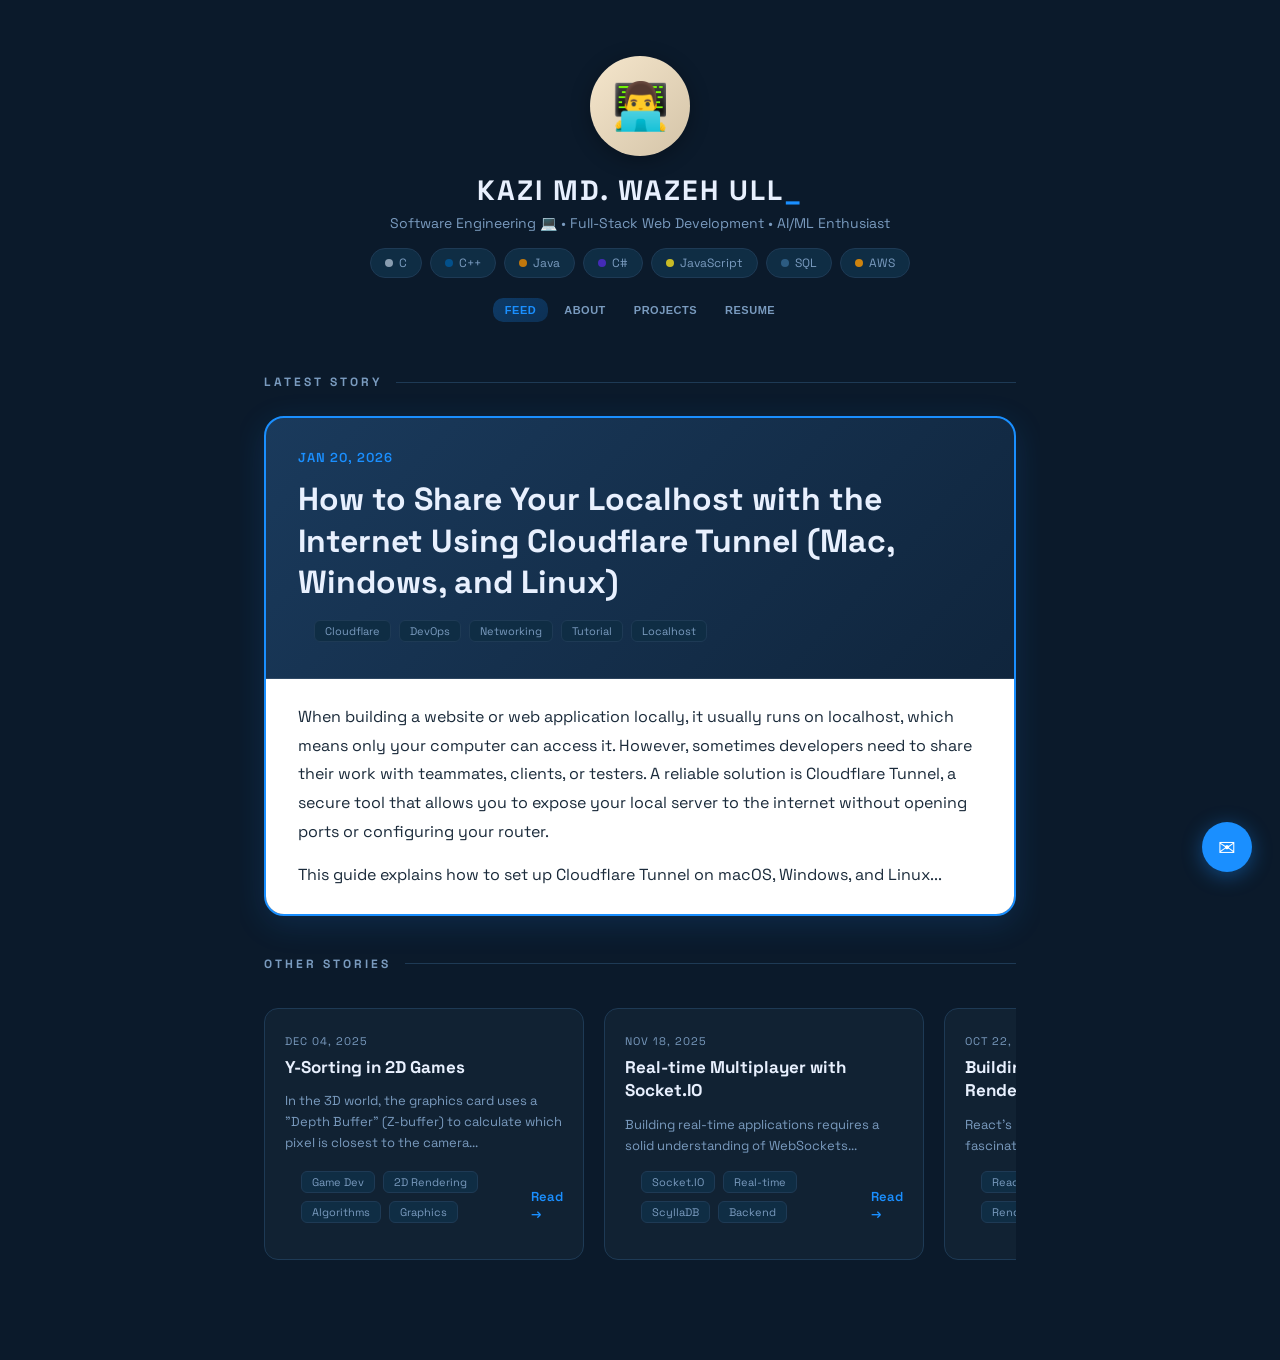
<file: index.html>
<!doctype html>
<html lang="en">
  <head>
    <meta charset="UTF-8" />
    <meta name="viewport" content="width=device-width, initial-scale=1.0" />
    <title>W2ZFRHN</title>
    <link rel="preconnect" href="https://fonts.googleapis.com" />
    <link rel="preconnect" href="https://fonts.gstatic.com" crossorigin />
    <link
      href="https://fonts.googleapis.com/css2?family=Space+Grotesk:wght@300;400;500;600;700&display=swap"
      rel="stylesheet"
    />
    <link rel="stylesheet" href="style.css" />
  </head>
  <body>
    <div class="layout">
      <main class="main">
        <!-- Profile Header (Dynamic) -->
        <div class="profile-header">
          <div class="profile-avatar" id="profile-avatar"></div>
          <div class="profile-info">
            <h1 class="profile-name">
              <span id="profile-name"></span><span class="accent">_</span>
            </h1>
            <p class="profile-tagline" id="profile-tagline"></p>
            <div class="profile-badges" id="profile-badges"></div>
            <!-- Navigation below badges -->
            <nav class="profile-nav" id="profileNav">
              <button class="nav-item active" data-tab="feed">Feed</button>
              <button class="nav-item" data-tab="about">About</button>
              <button class="nav-item" data-tab="projects">Projects</button>
              <button class="nav-item" data-tab="resume">Resume</button>
            </nav>
          </div>
        </div>

        <!-- FEED -->
        <section id="tab-feed" class="tab-content">
          <!-- Latest Post Section -->
          <div class="sh">
            <span class="st">Latest Story</span>
            <div class="sl"></div>
          </div>
          <div id="latest-post"></div>

          <!-- Other Stories Section -->
          <div class="sh" style="margin-top: 40px">
            <span class="st">Other Stories</span>
            <div class="sl"></div>
          </div>
          <div id="other-stories"></div>
        </section>

        <!-- ABOUT -->
        <section id="tab-about" class="tab-content" style="display: none">
          <div class="sh">
            <span class="st">About Me</span>
            <div class="sl"></div>
          </div>
          <div class="fc">
            <div class="prose" id="about-content"></div>
          </div>
        </section>

        <!-- PROJECTS -->
        <section id="tab-projects" class="tab-content" style="display: none">
          <div class="sh">
            <span class="st">Projects</span>
            <div class="sl"></div>
          </div>
          <div class="grid" id="projects-container"></div>
        </section>

        <!-- RESUME -->
        <section id="tab-resume" class="tab-content" style="display: none">
          <div class="sh">
            <span class="st">Resume</span>
            <div class="sl"></div>
          </div>
          <div class="rc">
            <div class="rh">
              <div>
                <div
                  style="font-size: 19px; font-weight: 800"
                  id="resume-name"
                ></div>
                <div
                  style="color: var(--muted); font-size: 13px; margin-top: 3px"
                  id="resume-title"
                ></div>
              </div>
              <a href="#" class="dlbtn">⬇ Download PDF</a>
            </div>
            <div style="border-top: 1px solid var(--border); padding-top: 18px">
              <div
                style="
                  font-size: 11px;
                  letter-spacing: 2px;
                  text-transform: uppercase;
                  color: var(--muted);
                  font-weight: 700;
                  margin-bottom: 14px;
                "
              >
                Experience
              </div>
              <div class="exps" id="experience-container"></div>
            </div>
          </div>
        </section>
      </main>
    </div>

    <a class="fab" href="mailto:wzullah.farhan@gmail.com">✉</a>

    <script src="data.js"></script>
    <script src="script.js"></script>
  </body>
</html>
</file>
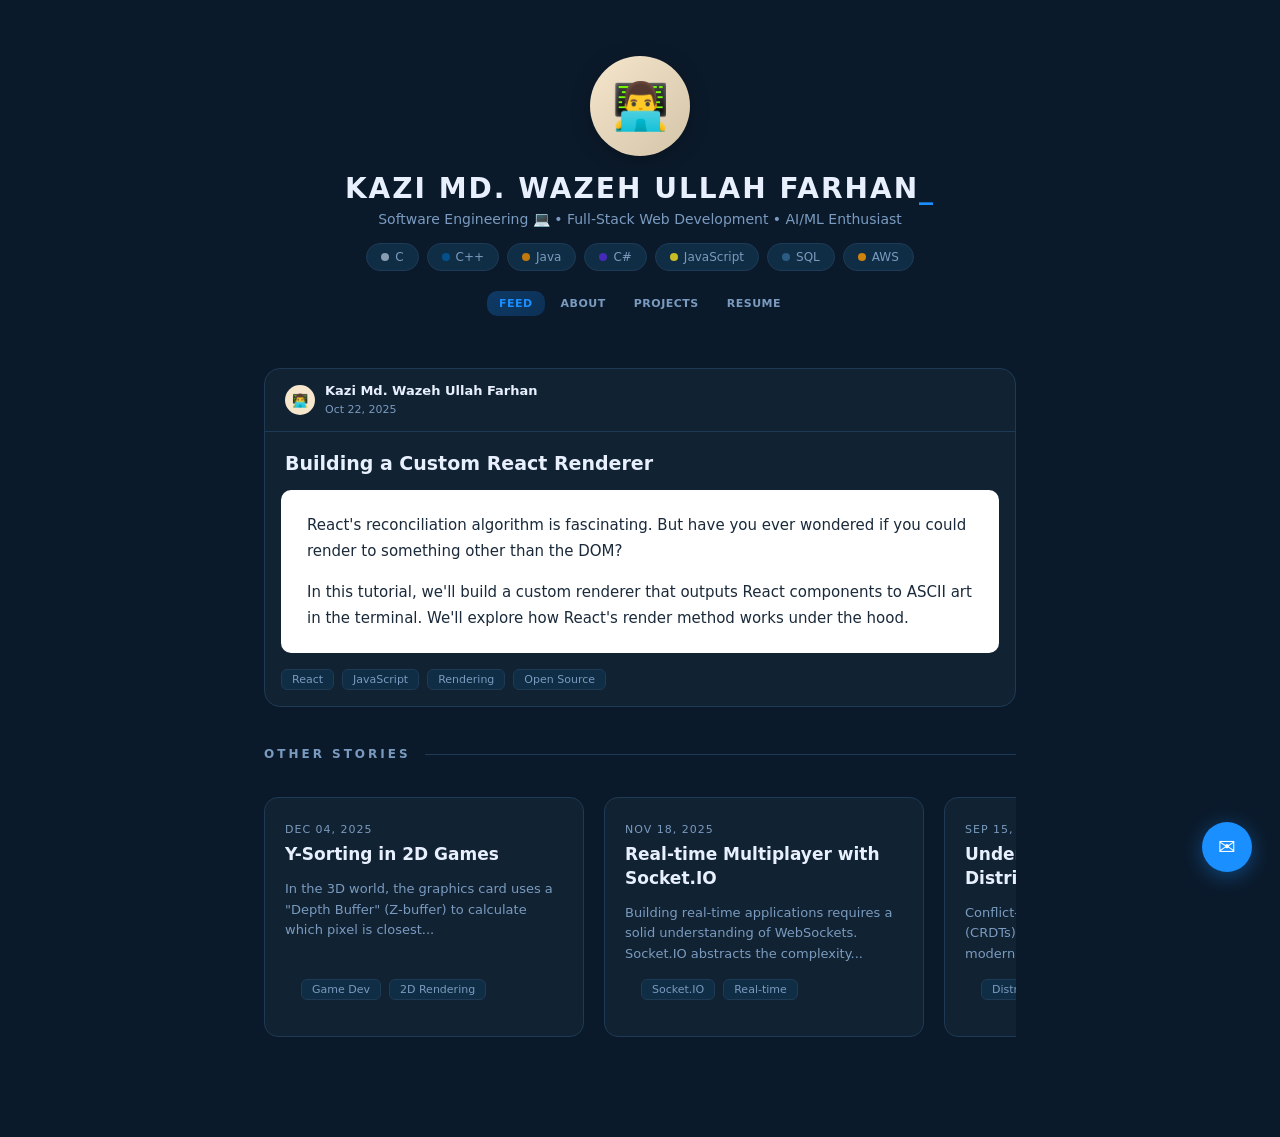
<file: feed/building-a-custom-react-renderer.html>
<!doctype html>
<html lang="en">
  <head>
    <meta charset="UTF-8" />
    <meta name="viewport" content="width=device-width, initial-scale=1.0" />
    <title>W2ZFRHN</title>
    <link rel="stylesheet" href="../style.css" />
    <link rel="stylesheet" href="post-style.css" />
  </head>
  <body>
    <div class="layout">
      <main class="main">
        <div class="profile-header">
          <div class="profile-avatar">👨‍💻</div>
          <div class="profile-info">
            <h1 class="profile-name">
              <span>Kazi Md. Wazeh Ullah Farhan</span
              ><span class="accent">_</span>
            </h1>
            <p class="profile-tagline">
              Software Engineering 💻 • Full-Stack Web Development • AI/ML
              Enthusiast
            </p>
            <div class="profile-badges">
              <span class="badge"
                ><span class="dot" style="background: #a8b9cc"></span>C</span
              >
              <span class="badge"
                ><span class="dot" style="background: #00599c"></span>C++</span
              >
              <span class="badge"
                ><span class="dot" style="background: #ed8b00"></span>Java</span
              >
              <span class="badge"
                ><span class="dot" style="background: #512bd4"></span>C#</span
              >
              <span class="badge"
                ><span class="dot" style="background: #f7df1e"></span
                >JavaScript</span
              >
              <span class="badge"
                ><span class="dot" style="background: #336791"></span>SQL</span
              >
              <span class="badge"
                ><span class="dot" style="background: #ff9900"></span>AWS</span
              >
            </div>
            <!-- Navigation below badges -->
            <nav class="profile-nav" id="profileNav">
              <a href="../index.html#tab-feed" class="nav-item active">Feed</a>
              <a href="../index.html#about" class="nav-item">About</a>
              <a href="../index.html#projects" class="nav-item">Projects</a>
              <a href="../index.html#resume" class="nav-item">Resume</a>
            </nav>
          </div>
        </div>

        <section id="tab-feed" class="tab-content">
          <article class="fc">
            <div class="fm">
              <div class="fa">👨‍💻</div>
              <div>
                <span class="fan">Kazi Md. Wazeh Ullah Farhan</span>
                <span class="fad">Oct 22, 2025</span>
              </div>
            </div>
            <div class="ft">Building a Custom React Renderer</div>
            <div class="fb">
              <p>
                React's reconciliation algorithm is fascinating. But have you
                ever wondered if you could render to something other than the
                DOM?
              </p>
              <p>
                In this tutorial, we'll build a custom renderer that outputs
                React components to ASCII art in the terminal. We'll explore how
                React's render method works under the hood.
              </p>
            </div>
            <div class="tags">
              <span class="tag">React</span>
              <span class="tag">JavaScript</span>
              <span class="tag">Rendering</span>
              <span class="tag">Open Source</span>
            </div>
          </article>

          <!-- Other Stories Section -->
          <div class="sh" style="margin-top: 40px">
            <span class="st">Other Stories</span>
            <div class="sl"></div>
          </div>
          <div class="other-stories-scroll">
            <article
              class="os-card"
              onclick="window.location.href = 'y-sorting-in-2d-games.html'"
            >
              <div class="os-header">
                <span class="os-date">Dec 04, 2025</span>
                <span class="os-title">Y-Sorting in 2D Games</span>
              </div>
              <div class="os-excerpt">
                <p>
                  In the 3D world, the graphics card uses a "Depth Buffer"
                  (Z-buffer) to calculate which pixel is closest...
                </p>
              </div>
              <div class="os-footer">
                <div class="tags">
                  <span class="tag">Game Dev</span>
                  <span class="tag">2D Rendering</span>
                </div>
              </div>
            </article>
            <article
              class="os-card"
              onclick="
                window.location.href =
                  'real-time-multiplayer-with-socket-io.html'
              "
            >
              <div class="os-header">
                <span class="os-date">Nov 18, 2025</span>
                <span class="os-title"
                  >Real-time Multiplayer with Socket.IO</span
                >
              </div>
              <div class="os-excerpt">
                <p>
                  Building real-time applications requires a solid understanding
                  of WebSockets. Socket.IO abstracts the complexity...
                </p>
              </div>
              <div class="os-footer">
                <div class="tags">
                  <span class="tag">Socket.IO</span>
                  <span class="tag">Real-time</span>
                </div>
              </div>
            </article>
            <article
              class="os-card"
              onclick="
                window.location.href =
                  'understanding-crdts-for-distributed-systems.html'
              "
            >
              <div class="os-header">
                <span class="os-date">Sep 15, 2025</span>
                <span class="os-title"
                  >Understanding CRDTs for Distributed Systems</span
                >
              </div>
              <div class="os-excerpt">
                <p>
                  Conflict-free Replicated Data Types (CRDTs) are the secret
                  sauce behind modern collaborative applications...
                </p>
              </div>
              <div class="os-footer">
                <div class="tags">
                  <span class="tag">Distributed Systems</span>
                  <span class="tag">CRDT</span>
                </div>
              </div>
            </article>
          </div>
        </section>
      </main>
    </div>

    <a class="fab" href="mailto:wzullah.farhan@gmail.com">✉</a>

    <script src="../data.js"></script>
    <script src="../script.js"></script>
  </body>
</html>
</file>
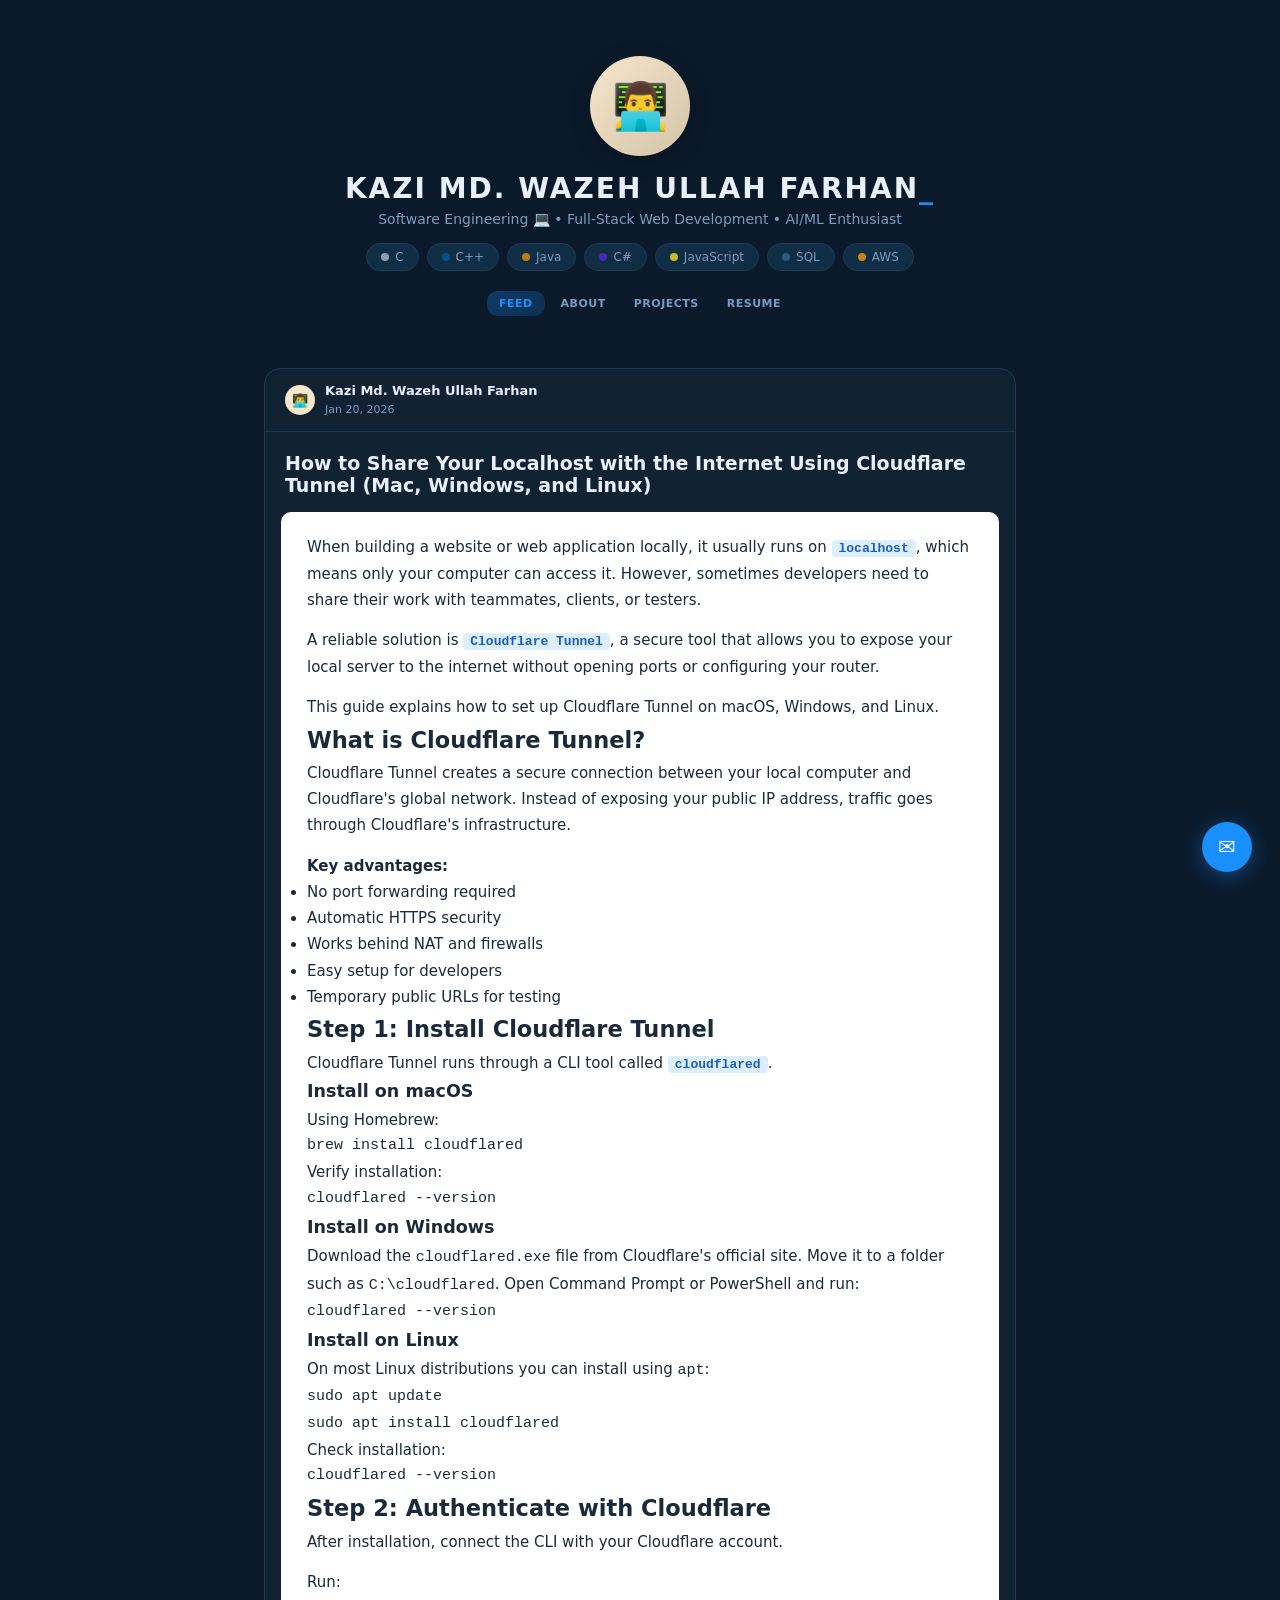
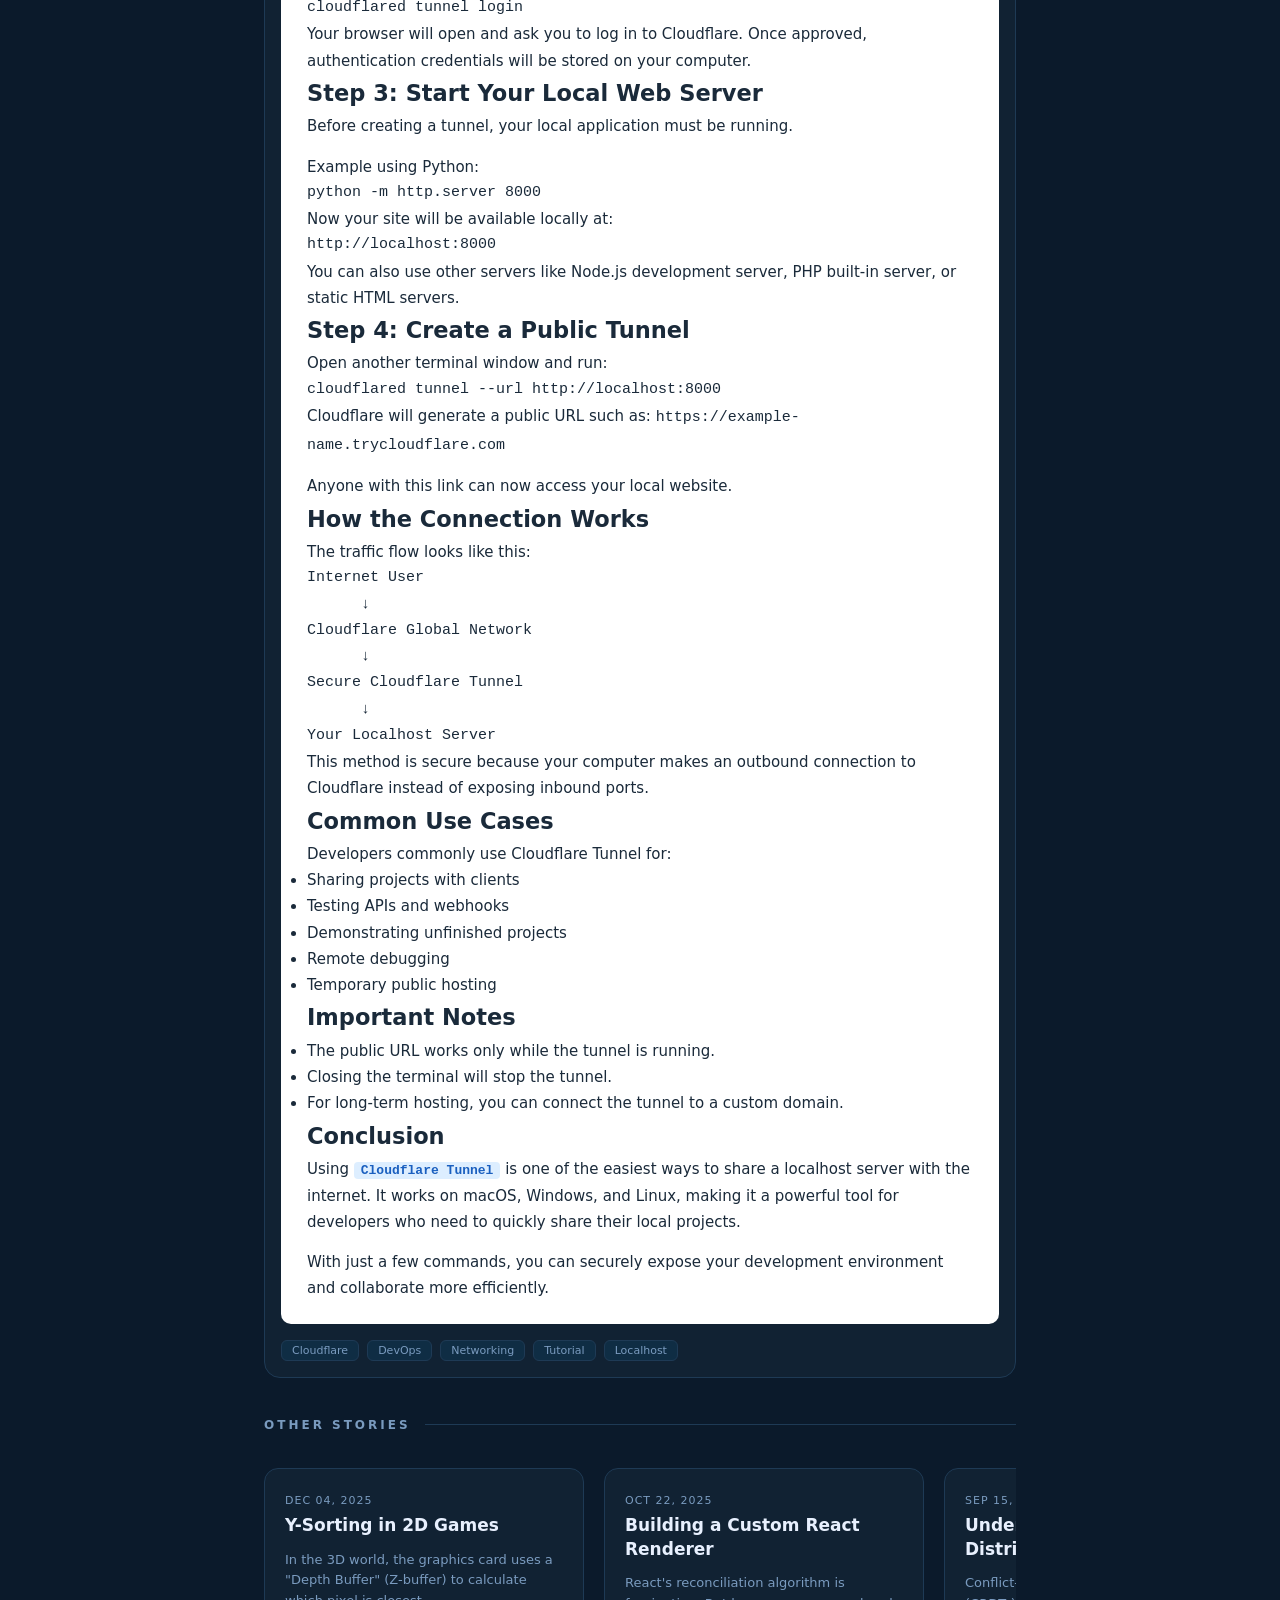
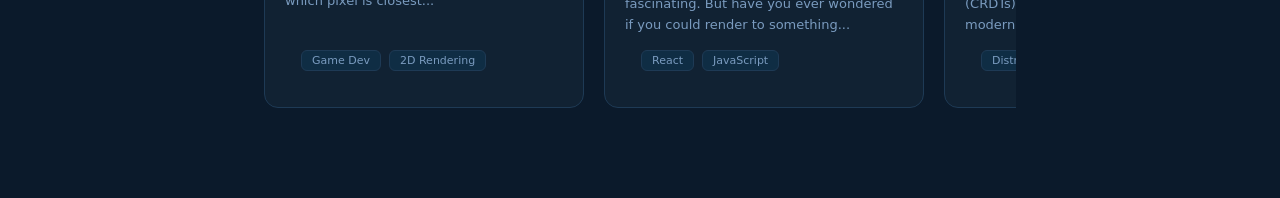
<file: feed/how-to-share-localhost-with-cloudflare-tunnel.html>
<!doctype html>
<html lang="en">
  <head>
    <meta charset="UTF-8" />
    <meta name="viewport" content="width=device-width, initial-scale=1.0" />
    <title>W2ZFRHN</title>
    <link rel="stylesheet" href="../style.css" />
    <link rel="stylesheet" href="post-style.css" />
  </head>
  <body>
    <div class="layout">
      <main class="main">
        <div class="profile-header">
          <div class="profile-avatar">👨‍💻</div>
          <div class="profile-info">
            <h1 class="profile-name">
              <span>Kazi Md. Wazeh Ullah Farhan</span
              ><span class="accent">_</span>
            </h1>
            <p class="profile-tagline">
              Software Engineering 💻 • Full-Stack Web Development • AI/ML
              Enthusiast
            </p>
            <div class="profile-badges">
              <span class="badge"
                ><span class="dot" style="background: #a8b9cc"></span>C</span
              >
              <span class="badge"
                ><span class="dot" style="background: #00599c"></span>C++</span
              >
              <span class="badge"
                ><span class="dot" style="background: #ed8b00"></span>Java</span
              >
              <span class="badge"
                ><span class="dot" style="background: #512bd4"></span>C#</span
              >
              <span class="badge"
                ><span class="dot" style="background: #f7df1e"></span
                >JavaScript</span
              >
              <span class="badge"
                ><span class="dot" style="background: #336791"></span>SQL</span
              >
              <span class="badge"
                ><span class="dot" style="background: #ff9900"></span>AWS</span
              >
            </div>
            <nav class="profile-nav" id="profileNav">
              <a href="../index.html#tab-feed" class="nav-item active">Feed</a>
              <a href="../index.html#about" class="nav-item">About</a>
              <a href="../index.html#projects" class="nav-item">Projects</a>
              <a href="../index.html#resume" class="nav-item">Resume</a>
            </nav>
          </div>
        </div>

        <section id="tab-feed" class="tab-content">
          <article class="fc">
            <div class="fm">
              <div class="fa">👨‍💻</div>
              <div>
                <span class="fan">Kazi Md. Wazeh Ullah Farhan</span>
                <span class="fad">Jan 20, 2026</span>
              </div>
            </div>
            <div class="ft">
              How to Share Your Localhost with the Internet Using Cloudflare
              Tunnel (Mac, Windows, and Linux)
            </div>
            <div class="fb">
              <p>
                When building a website or web application locally, it usually
                runs on <span class="kw">localhost</span>, which means only your
                computer can access it. However, sometimes developers need to
                share their work with teammates, clients, or testers.
              </p>
              <p>
                A reliable solution is
                <span class="kw">Cloudflare Tunnel</span>, a secure tool that
                allows you to expose your local server to the internet without
                opening ports or configuring your router.
              </p>
              <p>
                This guide explains how to set up Cloudflare Tunnel on macOS,
                Windows, and Linux.
              </p>

              <h2>What is Cloudflare Tunnel?</h2>
              <p>
                Cloudflare Tunnel creates a secure connection between your local
                computer and Cloudflare's global network. Instead of exposing
                your public IP address, traffic goes through Cloudflare's
                infrastructure.
              </p>
              <p><strong>Key advantages:</strong></p>
              <ul>
                <li>No port forwarding required</li>
                <li>Automatic HTTPS security</li>
                <li>Works behind NAT and firewalls</li>
                <li>Easy setup for developers</li>
                <li>Temporary public URLs for testing</li>
              </ul>

              <h2>Step 1: Install Cloudflare Tunnel</h2>
              <p>
                Cloudflare Tunnel runs through a CLI tool called
                <span class="kw">cloudflared</span>.
              </p>

              <h3>Install on macOS</h3>
              <p>Using Homebrew:</p>
              <pre><code>brew install cloudflared</code></pre>
              <p>Verify installation:</p>
              <pre><code>cloudflared --version</code></pre>

              <h3>Install on Windows</h3>
              <p>
                Download the <code>cloudflared.exe</code> file from Cloudflare's
                official site. Move it to a folder such as
                <code>C:\cloudflared</code>. Open Command Prompt or PowerShell
                and run:
              </p>
              <pre><code>cloudflared --version</code></pre>

              <h3>Install on Linux</h3>
              <p>
                On most Linux distributions you can install using
                <code>apt</code>:
              </p>
              <pre><code>sudo apt update
sudo apt install cloudflared</code></pre>
              <p>Check installation:</p>
              <pre><code>cloudflared --version</code></pre>

              <h2>Step 2: Authenticate with Cloudflare</h2>
              <p>
                After installation, connect the CLI with your Cloudflare
                account.
              </p>
              <p>Run:</p>
              <pre><code>cloudflared tunnel login</code></pre>
              <p>
                Your browser will open and ask you to log in to Cloudflare. Once
                approved, authentication credentials will be stored on your
                computer.
              </p>

              <h2>Step 3: Start Your Local Web Server</h2>
              <p>
                Before creating a tunnel, your local application must be
                running.
              </p>
              <p>Example using Python:</p>
              <pre><code>python -m http.server 8000</code></pre>
              <p>Now your site will be available locally at:</p>
              <pre><code>http://localhost:8000</code></pre>
              <p>
                You can also use other servers like Node.js development server,
                PHP built-in server, or static HTML servers.
              </p>

              <h2>Step 4: Create a Public Tunnel</h2>
              <p>Open another terminal window and run:</p>
              <pre><code>cloudflared tunnel --url http://localhost:8000</code></pre>
              <p>
                Cloudflare will generate a public URL such as:
                <code>https://example-name.trycloudflare.com</code>
              </p>
              <p>Anyone with this link can now access your local website.</p>

              <h2>How the Connection Works</h2>
              <p>The traffic flow looks like this:</p>
              <pre><code>Internet User
      ↓
Cloudflare Global Network
      ↓
Secure Cloudflare Tunnel
      ↓
Your Localhost Server</code></pre>
              <p>
                This method is secure because your computer makes an outbound
                connection to Cloudflare instead of exposing inbound ports.
              </p>

              <h2>Common Use Cases</h2>
              <p>Developers commonly use Cloudflare Tunnel for:</p>
              <ul>
                <li>Sharing projects with clients</li>
                <li>Testing APIs and webhooks</li>
                <li>Demonstrating unfinished projects</li>
                <li>Remote debugging</li>
                <li>Temporary public hosting</li>
              </ul>

              <h2>Important Notes</h2>
              <ul>
                <li>The public URL works only while the tunnel is running.</li>
                <li>Closing the terminal will stop the tunnel.</li>
                <li>
                  For long-term hosting, you can connect the tunnel to a custom
                  domain.
                </li>
              </ul>

              <h2>Conclusion</h2>
              <p>
                Using <span class="kw">Cloudflare Tunnel</span> is one of the
                easiest ways to share a localhost server with the internet. It
                works on macOS, Windows, and Linux, making it a powerful tool
                for developers who need to quickly share their local projects.
              </p>
              <p>
                With just a few commands, you can securely expose your
                development environment and collaborate more efficiently.
              </p>
            </div>

            <div class="tags">
              <span class="tag">Cloudflare</span>
              <span class="tag">DevOps</span>
              <span class="tag">Networking</span>
              <span class="tag">Tutorial</span>
              <span class="tag">Localhost</span>
            </div>
          </article>

          <div class="sh" style="margin-top: 40px">
            <span class="st">Other Stories</span>
            <div class="sl"></div>
          </div>
          <div class="other-stories-scroll">
            <article
              class="os-card"
              onclick="window.location.href = 'y-sorting-in-2d-games.html'"
            >
              <div class="os-header">
                <span class="os-date">Dec 04, 2025</span>
                <span class="os-title">Y-Sorting in 2D Games</span>
              </div>
              <div class="os-excerpt">
                <p>
                  In the 3D world, the graphics card uses a "Depth Buffer"
                  (Z-buffer) to calculate which pixel is closest...
                </p>
              </div>
              <div class="os-footer">
                <div class="tags">
                  <span class="tag">Game Dev</span>
                  <span class="tag">2D Rendering</span>
                </div>
              </div>
            </article>
            <article
              class="os-card"
              onclick="
                window.location.href = 'building-a-custom-react-renderer.html'
              "
            >
              <div class="os-header">
                <span class="os-date">Oct 22, 2025</span>
                <span class="os-title">Building a Custom React Renderer</span>
              </div>
              <div class="os-excerpt">
                <p>
                  React's reconciliation algorithm is fascinating. But have you
                  ever wondered if you could render to something...
                </p>
              </div>
              <div class="os-footer">
                <div class="tags">
                  <span class="tag">React</span>
                  <span class="tag">JavaScript</span>
                </div>
              </div>
            </article>
            <article
              class="os-card"
              onclick="
                window.location.href =
                  'understanding-crdts-for-distributed-systems.html'
              "
            >
              <div class="os-header">
                <span class="os-date">Sep 15, 2025</span>
                <span class="os-title"
                  >Understanding CRDTs for Distributed Systems</span
                >
              </div>
              <div class="os-excerpt">
                <p>
                  Conflict-free Replicated Data Types (CRDTs) are the secret
                  sauce behind modern collaborative applications...
                </p>
              </div>
              <div class="os-footer">
                <div class="tags">
                  <span class="tag">Distributed Systems</span>
                  <span class="tag">CRDT</span>
                </div>
              </div>
            </article>
          </div>
        </section>
      </main>
    </div>

    <a class="fab" href="mailto:wzullah.farhan@gmail.com">✉</a>

    <script src="../data.js"></script>
    <script src="../script.js"></script>
  </body>
</html>
</file>
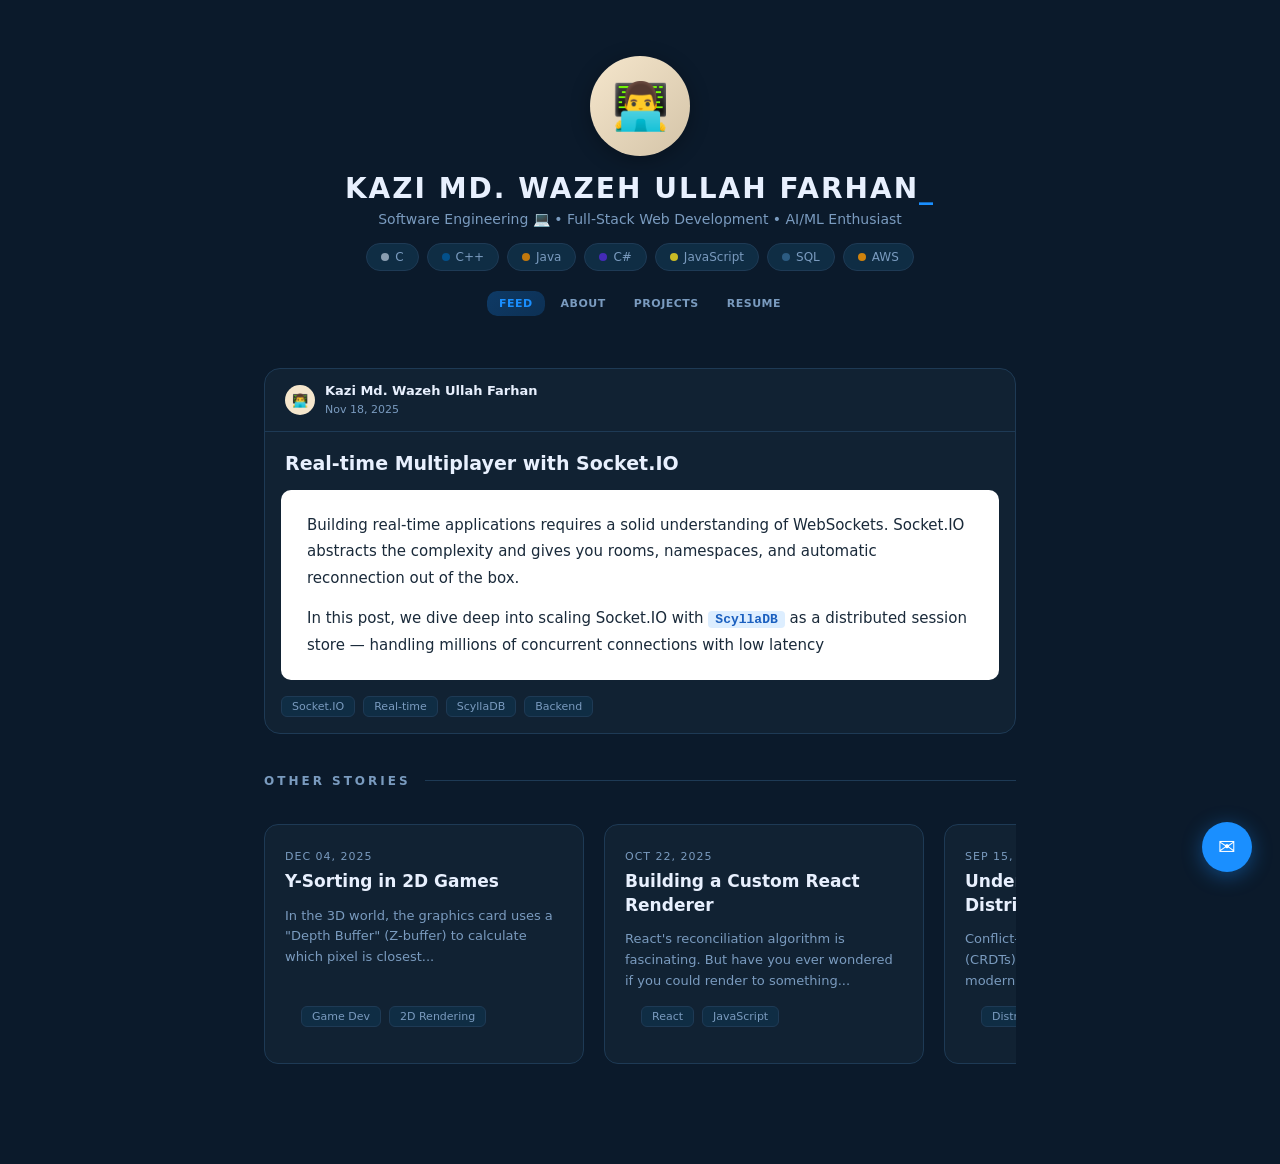
<file: feed/real-time-multiplayer-with-socket-io.html>
<!doctype html>
<html lang="en">
  <head>
    <meta charset="UTF-8" />
    <meta name="viewport" content="width=device-width, initial-scale=1.0" />
    <title>W2ZFRHN</title>
    <link rel="stylesheet" href="../style.css" />
    <link rel="stylesheet" href="post-style.css" />
  </head>
  <body>
    <div class="layout">
      <main class="main">
        <div class="profile-header">
          <div class="profile-avatar">👨‍💻</div>
          <div class="profile-info">
            <h1 class="profile-name">
              <span>Kazi Md. Wazeh Ullah Farhan</span
              ><span class="accent">_</span>
            </h1>
            <p class="profile-tagline">
              Software Engineering 💻 • Full-Stack Web Development • AI/ML
              Enthusiast
            </p>
            <div class="profile-badges">
              <span class="badge"
                ><span class="dot" style="background: #a8b9cc"></span>C</span
              >
              <span class="badge"
                ><span class="dot" style="background: #00599c"></span>C++</span
              >
              <span class="badge"
                ><span class="dot" style="background: #ed8b00"></span>Java</span
              >
              <span class="badge"
                ><span class="dot" style="background: #512bd4"></span>C#</span
              >
              <span class="badge"
                ><span class="dot" style="background: #f7df1e"></span
                >JavaScript</span
              >
              <span class="badge"
                ><span class="dot" style="background: #336791"></span>SQL</span
              >
              <span class="badge"
                ><span class="dot" style="background: #ff9900"></span>AWS</span
              >
            </div>
            <!-- Navigation below badges -->
            <nav class="profile-nav" id="profileNav">
              <a href="../index.html#tab-feed" class="nav-item active">Feed</a>
              <a href="../index.html#about" class="nav-item">About</a>
              <a href="../index.html#projects" class="nav-item">Projects</a>
              <a href="../index.html#resume" class="nav-item">Resume</a>
            </nav>
          </div>
        </div>

        <section id="tab-feed" class="tab-content">
          <article class="fc">
            <div class="fm">
              <div class="fa">👨‍💻</div>
              <div>
                <span class="fan">Kazi Md. Wazeh Ullah Farhan</span>
                <span class="fad">Nov 18, 2025</span>
              </div>
            </div>
            <div class="ft">Real-time Multiplayer with Socket.IO</div>
            <div class="fb">
              <p>
                Building real-time applications requires a solid understanding
                of WebSockets. Socket.IO abstracts the complexity and gives you
                rooms, namespaces, and automatic reconnection out of the box.
              </p>
              <p>
                In this post, we dive deep into scaling Socket.IO with
                <span class="kw">ScyllaDB</span> as a distributed session store
                — handling millions of concurrent connections with low latency
              </p>
            </div>
            <div class="tags">
              <span class="tag">Socket.IO</span>
              <span class="tag">Real-time</span>
              <span class="tag">ScyllaDB</span>
              <span class="tag">Backend</span>
            </div>
          </article>

          <!-- Other Stories Section -->
          <div class="sh" style="margin-top: 40px">
            <span class="st">Other Stories</span>
            <div class="sl"></div>
          </div>
          <div class="other-stories-scroll">
            <article
              class="os-card"
              onclick="window.location.href = 'y-sorting-in-2d-games.html'"
            >
              <div class="os-header">
                <span class="os-date">Dec 04, 2025</span>
                <span class="os-title">Y-Sorting in 2D Games</span>
              </div>
              <div class="os-excerpt">
                <p>
                  In the 3D world, the graphics card uses a "Depth Buffer"
                  (Z-buffer) to calculate which pixel is closest...
                </p>
              </div>
              <div class="os-footer">
                <div class="tags">
                  <span class="tag">Game Dev</span>
                  <span class="tag">2D Rendering</span>
                </div>
              </div>
            </article>
            <article
              class="os-card"
              onclick="
                window.location.href = 'building-a-custom-react-renderer.html'
              "
            >
              <div class="os-header">
                <span class="os-date">Oct 22, 2025</span>
                <span class="os-title">Building a Custom React Renderer</span>
              </div>
              <div class="os-excerpt">
                <p>
                  React's reconciliation algorithm is fascinating. But have you
                  ever wondered if you could render to something...
                </p>
              </div>
              <div class="os-footer">
                <div class="tags">
                  <span class="tag">React</span>
                  <span class="tag">JavaScript</span>
                </div>
              </div>
            </article>
            <article
              class="os-card"
              onclick="
                window.location.href =
                  'understanding-crdts-for-distributed-systems.html'
              "
            >
              <div class="os-header">
                <span class="os-date">Sep 15, 2025</span>
                <span class="os-title"
                  >Understanding CRDTs for Distributed Systems</span
                >
              </div>
              <div class="os-excerpt">
                <p>
                  Conflict-free Replicated Data Types (CRDTs) are the secret
                  sauce behind modern collaborative applications...
                </p>
              </div>
              <div class="os-footer">
                <div class="tags">
                  <span class="tag">Distributed Systems</span>
                  <span class="tag">CRDT</span>
                </div>
              </div>
            </article>
          </div>
        </section>
      </main>
    </div>

    <a class="fab" href="mailto:wzullah.farhan@gmail.com">✉</a>

    <script src="../data.js"></script>
    <script src="../script.js"></script>
  </body>
</html>
</file>
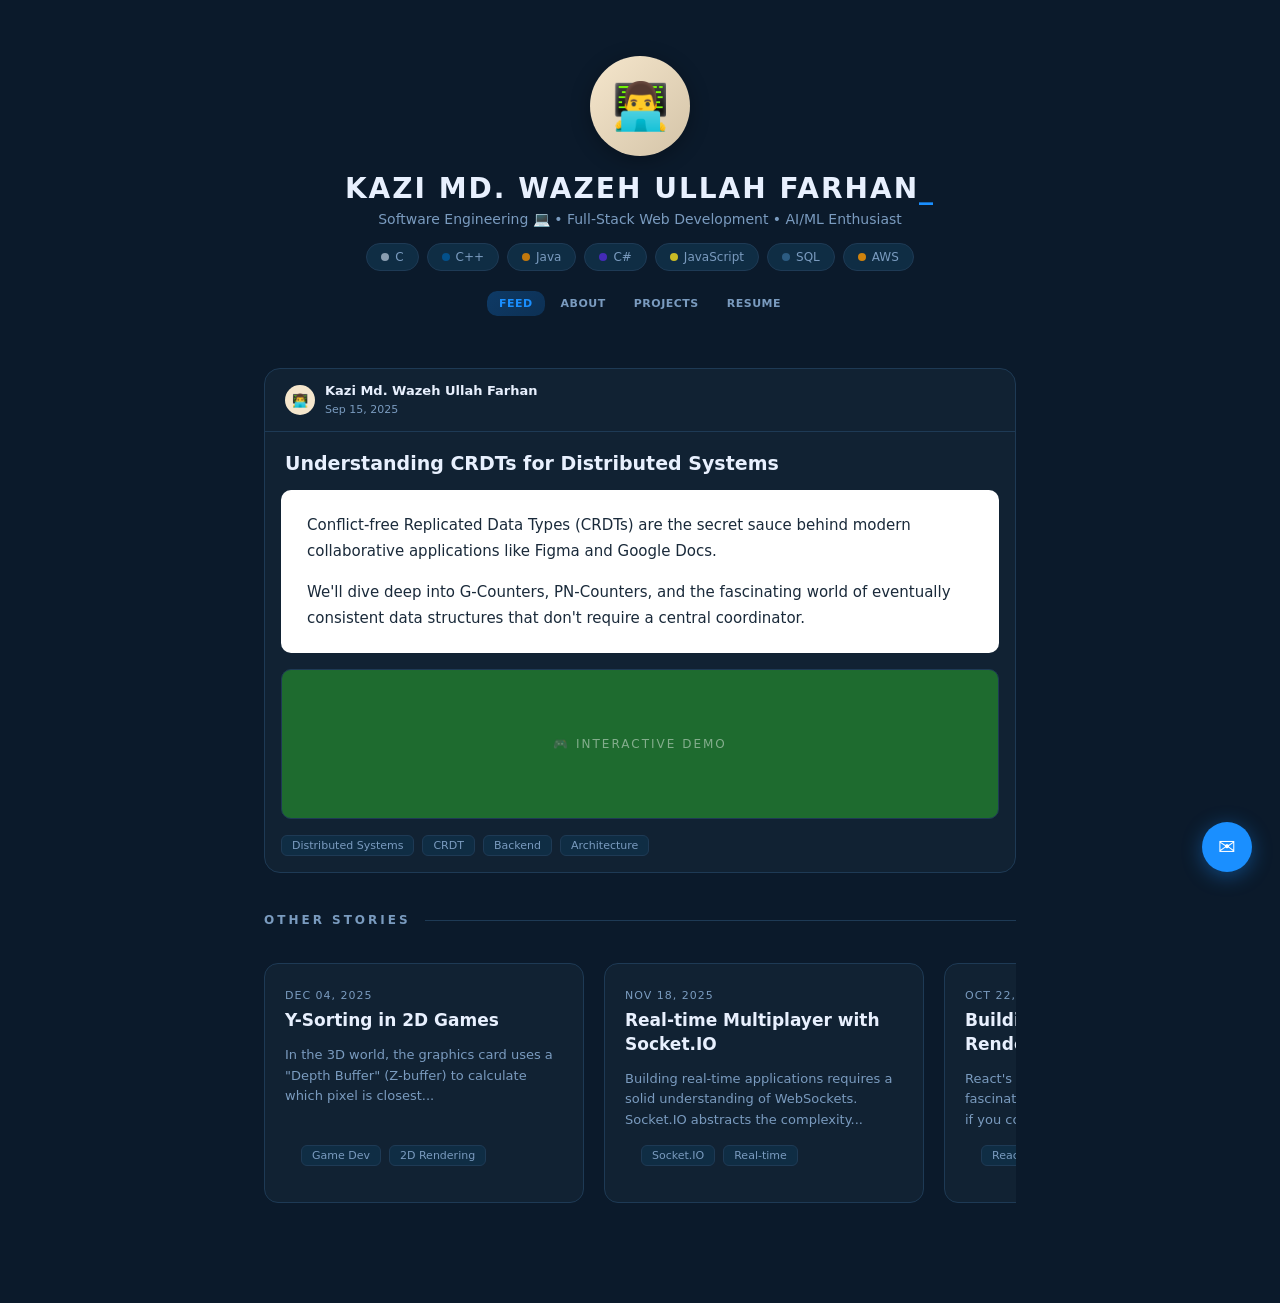
<file: feed/understanding-crdts-for-distributed-systems.html>
<!doctype html>
<html lang="en">
  <head>
    <meta charset="UTF-8" />
    <meta name="viewport" content="width=device-width, initial-scale=1.0" />
    <title>W2ZFRHN</title>
    <link rel="stylesheet" href="../style.css" />
    <link rel="stylesheet" href="post-style.css" />
  </head>
  <body>
    <div class="layout">
      <main class="main">
        <div class="profile-header">
          <div class="profile-avatar">👨‍💻</div>
          <div class="profile-info">
            <h1 class="profile-name">
              <span>Kazi Md. Wazeh Ullah Farhan</span
              ><span class="accent">_</span>
            </h1>
            <p class="profile-tagline">
              Software Engineering 💻 • Full-Stack Web Development • AI/ML
              Enthusiast
            </p>
            <div class="profile-badges">
              <span class="badge"
                ><span class="dot" style="background: #a8b9cc"></span>C</span
              >
              <span class="badge"
                ><span class="dot" style="background: #00599c"></span>C++</span
              >
              <span class="badge"
                ><span class="dot" style="background: #ed8b00"></span>Java</span
              >
              <span class="badge"
                ><span class="dot" style="background: #512bd4"></span>C#</span
              >
              <span class="badge"
                ><span class="dot" style="background: #f7df1e"></span
                >JavaScript</span
              >
              <span class="badge"
                ><span class="dot" style="background: #336791"></span>SQL</span
              >
              <span class="badge"
                ><span class="dot" style="background: #ff9900"></span>AWS</span
              >
            </div>
            <!-- Navigation below badges -->
            <nav class="profile-nav" id="profileNav">
              <a href="../index.html#tab-feed" class="nav-item active">Feed</a>
              <a href="../index.html#about" class="nav-item">About</a>
              <a href="../index.html#projects" class="nav-item">Projects</a>
              <a href="../index.html#resume" class="nav-item">Resume</a>
            </nav>
          </div>
        </div>

        <section id="tab-feed" class="tab-content">
          <article class="fc">
            <div class="fm">
              <div class="fa">👨‍💻</div>
              <div>
                <span class="fan">Kazi Md. Wazeh Ullah Farhan</span>
                <span class="fad">Sep 15, 2025</span>
              </div>
            </div>
            <div class="ft">Understanding CRDTs for Distributed Systems</div>
            <div class="fb">
              <p>
                Conflict-free Replicated Data Types (CRDTs) are the secret sauce
                behind modern collaborative applications like Figma and Google
                Docs.
              </p>
              <p>
                We'll dive deep into G-Counters, PN-Counters, and the
                fascinating world of eventually consistent data structures that
                don't require a central coordinator.
              </p>
            </div>
            <div class="demo"><span class="dl">🎮 Interactive Demo</span></div>
            <div class="tags">
              <span class="tag">Distributed Systems</span>
              <span class="tag">CRDT</span>
              <span class="tag">Backend</span>
              <span class="tag">Architecture</span>
            </div>
          </article>

          <!-- Other Stories Section -->
          <div class="sh" style="margin-top: 40px">
            <span class="st">Other Stories</span>
            <div class="sl"></div>
          </div>
          <div class="other-stories-scroll">
            <article
              class="os-card"
              onclick="window.location.href = 'y-sorting-in-2d-games.html'"
            >
              <div class="os-header">
                <span class="os-date">Dec 04, 2025</span>
                <span class="os-title">Y-Sorting in 2D Games</span>
              </div>
              <div class="os-excerpt">
                <p>
                  In the 3D world, the graphics card uses a "Depth Buffer"
                  (Z-buffer) to calculate which pixel is closest...
                </p>
              </div>
              <div class="os-footer">
                <div class="tags">
                  <span class="tag">Game Dev</span>
                  <span class="tag">2D Rendering</span>
                </div>
              </div>
            </article>
            <article
              class="os-card"
              onclick="
                window.location.href =
                  'real-time-multiplayer-with-socket-io.html'
              "
            >
              <div class="os-header">
                <span class="os-date">Nov 18, 2025</span>
                <span class="os-title"
                  >Real-time Multiplayer with Socket.IO</span
                >
              </div>
              <div class="os-excerpt">
                <p>
                  Building real-time applications requires a solid understanding
                  of WebSockets. Socket.IO abstracts the complexity...
                </p>
              </div>
              <div class="os-footer">
                <div class="tags">
                  <span class="tag">Socket.IO</span>
                  <span class="tag">Real-time</span>
                </div>
              </div>
            </article>
            <article
              class="os-card"
              onclick="
                window.location.href = 'building-a-custom-react-renderer.html'
              "
            >
              <div class="os-header">
                <span class="os-date">Oct 22, 2025</span>
                <span class="os-title">Building a Custom React Renderer</span>
              </div>
              <div class="os-excerpt">
                <p>
                  React's reconciliation algorithm is fascinating. But have you
                  ever wondered if you could render to something...
                </p>
              </div>
              <div class="os-footer">
                <div class="tags">
                  <span class="tag">React</span>
                  <span class="tag">JavaScript</span>
                </div>
              </div>
            </article>
          </div>
        </section>
      </main>
    </div>

    <a class="fab" href="mailto:wzullah.farhan@gmail.com">✉</a>

    <script src="../data.js"></script>
    <script src="../script.js"></script>
  </body>
</html>
</file>
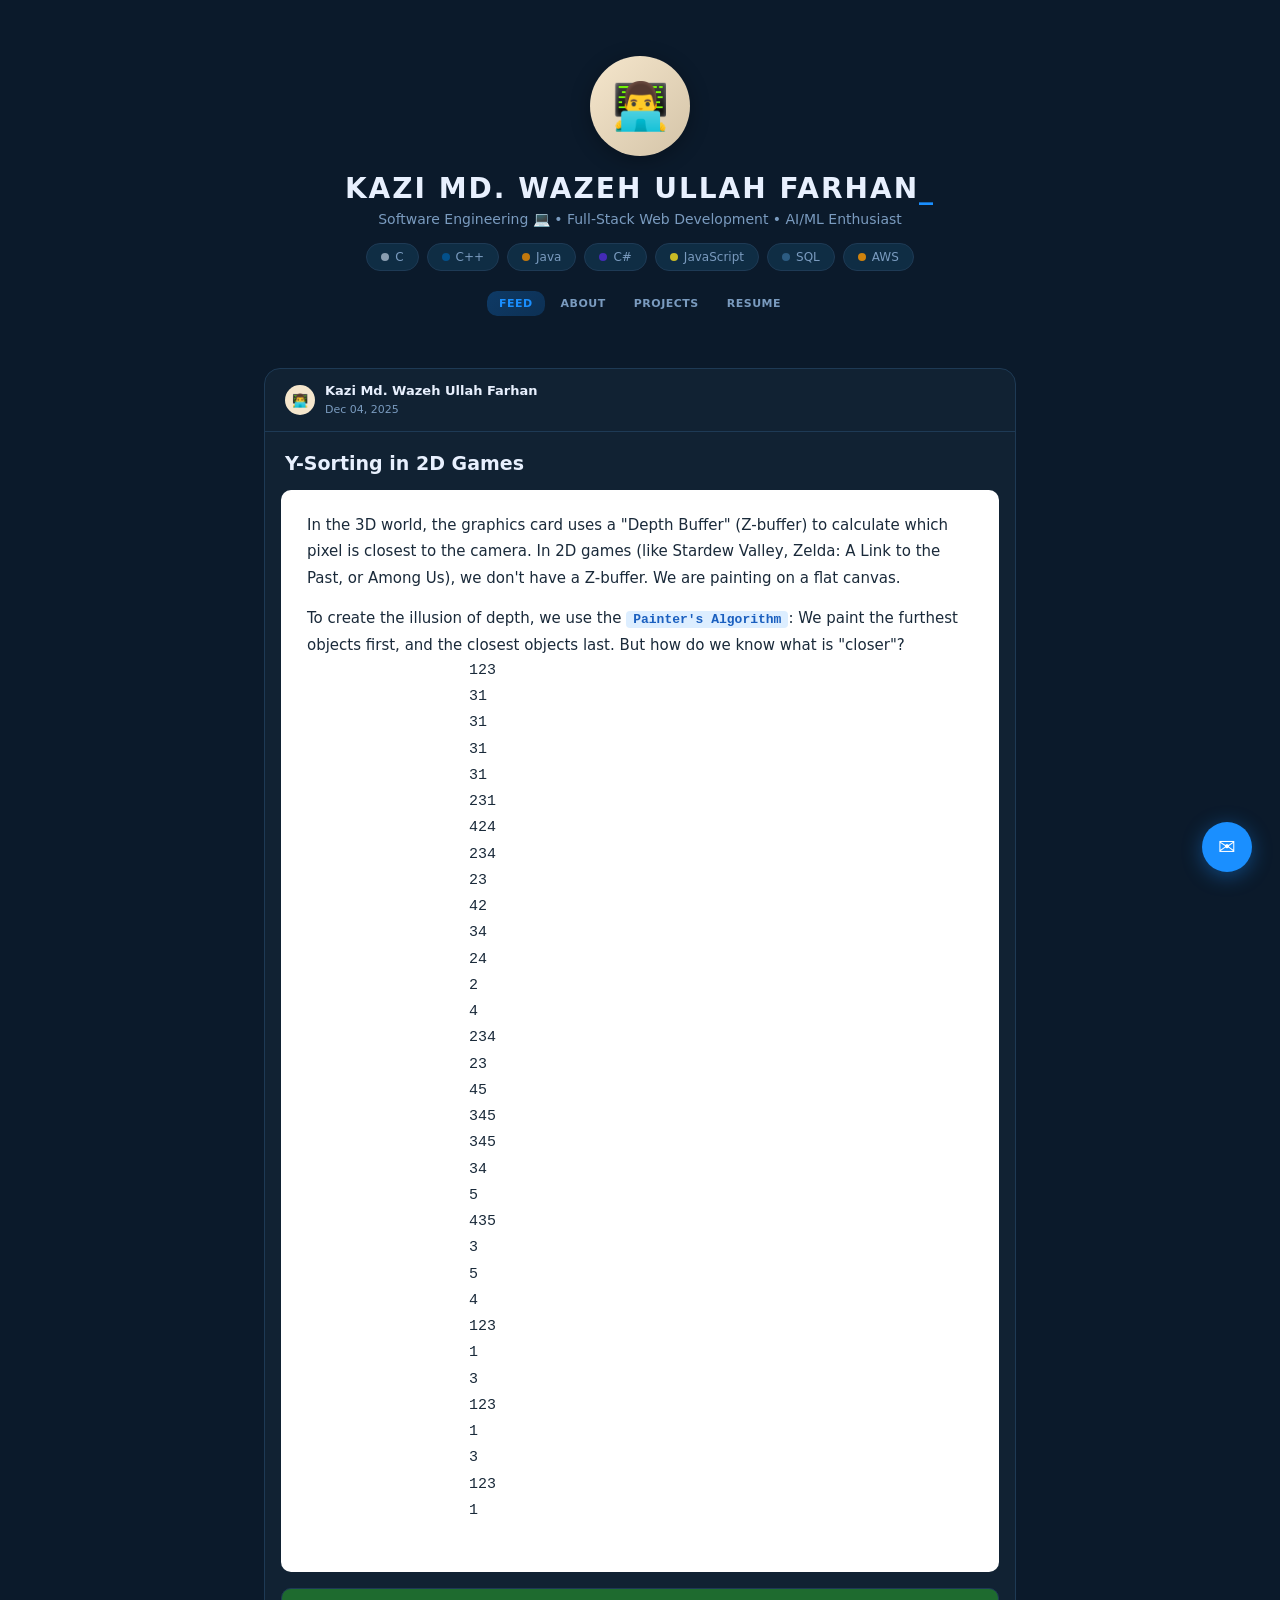
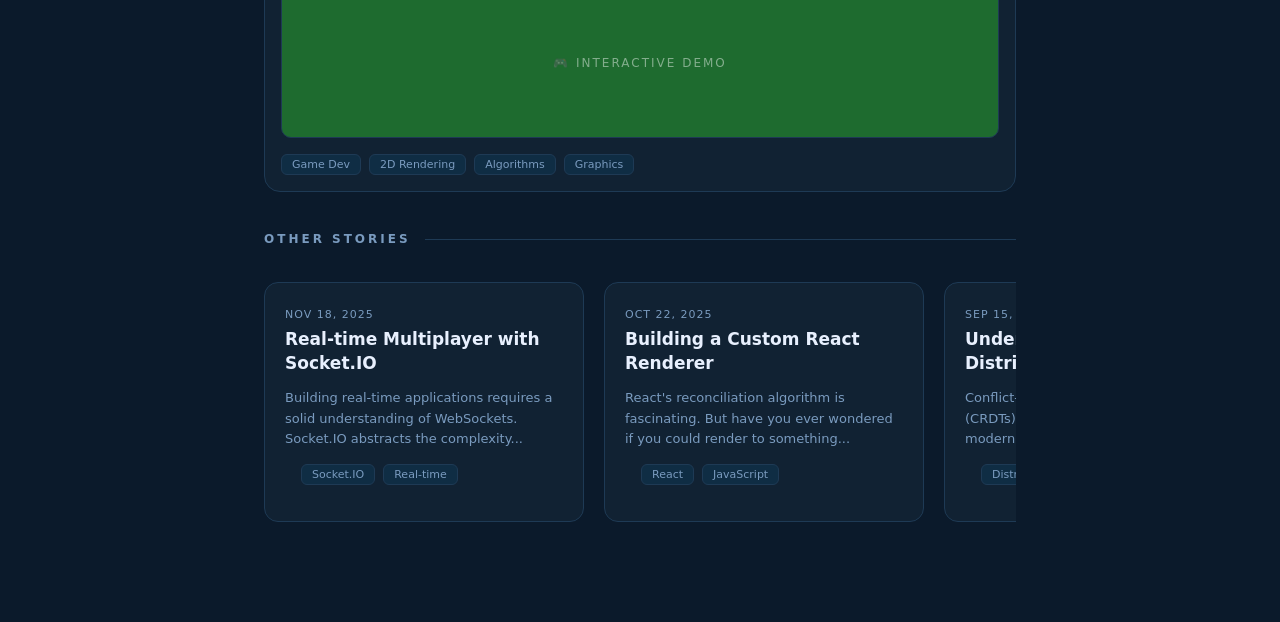
<file: feed/y-sorting-in-2d-games.html>
<!doctype html>
<html lang="en">
  <head>
    <meta charset="UTF-8" />
    <meta name="viewport" content="width=device-width, initial-scale=1.0" />
    <title>W2ZFRHN</title>
    <link rel="stylesheet" href="../style.css" />
    <link rel="stylesheet" href="post-style.css" />
  </head>
  <body>
    <div class="layout">
      <main class="main">
        <div class="profile-header">
          <div class="profile-avatar">👨‍💻</div>
          <div class="profile-info">
            <h1 class="profile-name">
              <span>Kazi Md. Wazeh Ullah Farhan</span
              ><span class="accent">_</span>
            </h1>
            <p class="profile-tagline">
              Software Engineering 💻 • Full-Stack Web Development • AI/ML
              Enthusiast
            </p>
            <div class="profile-badges">
              <span class="badge"
                ><span class="dot" style="background: #a8b9cc"></span>C</span
              >
              <span class="badge"
                ><span class="dot" style="background: #00599c"></span>C++</span
              >
              <span class="badge"
                ><span class="dot" style="background: #ed8b00"></span>Java</span
              >
              <span class="badge"
                ><span class="dot" style="background: #512bd4"></span>C#</span
              >
              <span class="badge"
                ><span class="dot" style="background: #f7df1e"></span
                >JavaScript</span
              >
              <span class="badge"
                ><span class="dot" style="background: #336791"></span>SQL</span
              >
              <span class="badge"
                ><span class="dot" style="background: #ff9900"></span>AWS</span
              >
            </div>
            <!-- Navigation below badges -->
            <nav class="profile-nav" id="profileNav">
              <a href="../index.html#tab-feed" class="nav-item active">Feed</a>
              <a href="../index.html#about" class="nav-item">About</a>
              <a href="../index.html#projects" class="nav-item">Projects</a>
              <a href="../index.html#resume" class="nav-item">Resume</a>
            </nav>
          </div>
        </div>

        <section id="tab-feed" class="tab-content">
          <article class="fc">
            <div class="fm">
              <div class="fa">👨‍💻</div>
              <div>
                <span class="fan">Kazi Md. Wazeh Ullah Farhan</span>
                <span class="fad">Dec 04, 2025</span>
              </div>
            </div>
            <div class="ft">Y-Sorting in 2D Games</div>
            <div class="fb">
              <p>
                In the 3D world, the graphics card uses a "Depth Buffer"
                (Z-buffer) to calculate which pixel is closest to the camera. In
                2D games (like Stardew Valley, Zelda: A Link to the Past, or
                Among Us), we don't have a Z-buffer. We are painting on a flat
                canvas.
              </p>
              <p>
                To create the illusion of depth, we use the
                <span class="kw">Painter's Algorithm</span>: We paint the
                furthest objects first, and the closest objects last. But how do
                we know what is "closer"?
                <pre>
                  123
                  31
                  31
                  31
                  31
                  231
                  424
                  234
                  23
                  42
                  34
                  24
                  2
                  4
                  234
                  23
                  45
                  345
                  345
                  34
                  5
                  435
                  3
                  5
                  4
                  123
                  1
                  3
                  123
                  1
                  3
                  123
                  1
                </pre>

              </p>
            </div>
            <div class="demo"><span class="dl">🎮 Interactive Demo</span></div>
            <div class="tags">
              <span class="tag">Game Dev</span>
              <span class="tag">2D Rendering</span>
              <span class="tag">Algorithms</span>
              <span class="tag">Graphics</span>
            </div>
          </article>

          <!-- Other Stories Section -->
          <div class="sh" style="margin-top: 40px">
            <span class="st">Other Stories</span>
            <div class="sl"></div>
          </div>
          <div class="other-stories-scroll">
            <article
              class="os-card"
              onclick="
                window.location.href =
                  'real-time-multiplayer-with-socket-io.html'
              "
            >
              <div class="os-header">
                <span class="os-date">Nov 18, 2025</span>
                <span class="os-title"
                  >Real-time Multiplayer with Socket.IO</span
                >
              </div>
              <div class="os-excerpt">
                <p>
                  Building real-time applications requires a solid understanding
                  of WebSockets. Socket.IO abstracts the complexity...
                </p>
              </div>
              <div class="os-footer">
                <div class="tags">
                  <span class="tag">Socket.IO</span>
                  <span class="tag">Real-time</span>
                </div>
              </div>
            </article>
            <article
              class="os-card"
              onclick="
                window.location.href = 'building-a-custom-react-renderer.html'
              "
            >
              <div class="os-header">
                <span class="os-date">Oct 22, 2025</span>
                <span class="os-title">Building a Custom React Renderer</span>
              </div>
              <div class="os-excerpt">
                <p>
                  React's reconciliation algorithm is fascinating. But have you
                  ever wondered if you could render to something...
                </p>
              </div>
              <div class="os-footer">
                <div class="tags">
                  <span class="tag">React</span>
                  <span class="tag">JavaScript</span>
                </div>
              </div>
            </article>
            <article
              class="os-card"
              onclick="
                window.location.href =
                  'understanding-crdts-for-distributed-systems.html'
              "
            >
              <div class="os-header">
                <span class="os-date">Sep 15, 2025</span>
                <span class="os-title"
                  >Understanding CRDTs for Distributed Systems</span
                >
              </div>
              <div class="os-excerpt">
                <p>
                  Conflict-free Replicated Data Types (CRDTs) are the secret
                  sauce behind modern collaborative applications...
                </p>
              </div>
              <div class="os-footer">
                <div class="tags">
                  <span class="tag">Distributed Systems</span>
                  <span class="tag">CRDT</span>
                </div>
              </div>
            </article>
          </div>
        </section>
      </main>
    </div>

    <a class="fab" href="mailto:wzullah.farhan@gmail.com">✉</a>

    <script src="../data.js"></script>
    <script src="../script.js"></script>
  </body>
</html>
</file>
<file: style.css>
/* ================================================
   CSS Variables & Base Styles
   ================================================ */
*,
*::before,
*::after {
  box-sizing: border-box;
  margin: 0;
  padding: 0;
}

:root {
  --bg: #0b1a2b;
  --sidebar: #0d2035;
  --card: #112233;
  --accent: #1a8fff;
  --text: #e8f0fe;
  --muted: #7a9bbf;
  --border: #1e3a55;
  --tag: #0f2d44;
  --sw: 300px;

  /* Glassmorphism colors */
  --glass-bg: rgba(13, 32, 53, 0.75);
  --glass-border: rgba(30, 58, 85, 0.5);
  --glass-blur: blur(12px);
  --glass-shadow: 0 8px 32px rgba(0, 0, 0, 0.3);
}

html,
body {
  height: 100%;
  font-family: "Space Grotesk", "Segoe UI", system-ui, sans-serif;
  background: var(--bg);
  color: var(--text);
}

/* ================================================
   Glassmorphism Top Navbar
   ================================================ */
.glass-nav {
  position: absolute;
  top: 0;
  left: 0;
  right: 0;
  height: 64px;
  background: var(--glass-bg);
  backdrop-filter: var(--glass-blur);
  -webkit-backdrop-filter: var(--glass-blur);
  border-bottom: none;
  box-shadow: var(--glass-shadow);
  z-index: 1000;
  display: none; /* Hidden on mobile by default */
  transition: all 0.3s ease;
}

.glass-nav.sticky {
  position: fixed;
  top: 0;
}

@media (min-width: 769px) {
  .glass-nav {
    display: block;
  }
}

.nav-container {
  max-width: 1600px;
  height: 100%;
  margin: 0 auto;
  padding: 0 150px;
  display: flex;
  align-items: center;
  justify-content: space-between;
  border-bottom: 1px solid var(--glass-border);
}

.nav-brand {
  display: flex;
  align-items: center;
  gap: 12px;
}

.brand-icon {
  width: 40px;
  height: 40px;
  border-radius: 50%;
  background: linear-gradient(135deg, #f5e6cc, #d4c4a8);
  display: flex;
  align-items: center;
  justify-content: center;
  font-size: 20px;
}

.brand-name {
  font-size: 18px;
  font-weight: 700;
  letter-spacing: 1px;
}

.brand-underscore {
  color: var(--accent);
}

.nav-links {
  display: flex;
  align-items: center;
  gap: 8px;
}

.nav-item {
  display: flex;
  align-items: center;
  gap: 8px;
  padding: 10px 18px;
  border-radius: 10px;
  font-size: 13px;
  font-weight: 600;
  letter-spacing: 0.5px;
  text-transform: uppercase;
  color: var(--muted);
  cursor: pointer;
  transition: all 0.25s ease;
  border: none;
  background: transparent;
  position: relative;
  overflow: hidden;
}

.nav-item::before {
  content: "";
  position: absolute;
  inset: 0;
  background: linear-gradient(
    135deg,
    rgba(26, 143, 255, 0.15),
    rgba(26, 143, 255, 0.05)
  );
  border-radius: 10px;
  opacity: 0;
  transition: opacity 0.25s ease;
}

.nav-item:hover {
  color: var(--text);
  background: rgba(26, 143, 255, 0.1);
}

.nav-item:hover::before {
  opacity: 1;
}

.nav-item.active {
  color: var(--accent);
  background: rgba(26, 143, 255, 0.15);
}

.nav-item.active::before {
  opacity: 1;
}

.nav-socials {
  display: flex;
  align-items: center;
  gap: 10px;
}

.social-icon {
  width: 38px;
  height: 38px;
  border-radius: 50%;
  background: rgba(15, 45, 68, 0.6);
  border: 1px solid var(--glass-border);
  display: flex;
  align-items: center;
  justify-content: center;
  font-size: 15px;
  text-decoration: none;
  color: var(--muted);
  transition: all 0.25s ease;
}

.social-icon:hover {
  border-color: var(--accent);
  color: var(--accent);
  transform: translateY(-2px);
  background: rgba(26, 143, 255, 0.1);
}

/* Mobile Menu Button */
.mobile-menu-btn {
  display: none;
  position: fixed;
  top: 14px;
  left: 14px;
  z-index: 200;
  background: var(--glass-bg);
  backdrop-filter: var(--glass-blur);
  -webkit-backdrop-filter: var(--glass-blur);
  border: 1px solid var(--glass-border);
  border-radius: 10px;
  width: 44px;
  height: 44px;
  align-items: center;
  justify-content: center;
  cursor: pointer;
  font-size: 20px;
  color: var(--text);
  transition: all 0.25s ease;
}

.mobile-menu-btn:hover {
  background: rgba(26, 143, 255, 0.2);
  border-color: var(--accent);
}

@media (max-width: 768px) {
  .mobile-menu-btn {
    display: flex;
  }
}

.overlay {
  position: fixed;
  inset: 0;
  background: rgba(0, 0, 0, 0.6);
  backdrop-filter: blur(4px);
  z-index: 150;
  opacity: 0;
  visibility: hidden;
  transition: all 0.3s ease;
}

.overlay.show {
  opacity: 1;
  visibility: visible;
}

/* Mobile Sidebar */
.mobile-sidebar {
  position: fixed;
  top: 0;
  left: -320px;
  bottom: 0;
  width: 300px;
  background: var(--sidebar);
  border-right: 1px solid var(--border);
  z-index: 200;
  padding: 24px;
  display: flex;
  flex-direction: column;
  gap: 20px;
  transition: left 0.3s ease;
  box-shadow: 4px 0 30px rgba(0, 0, 0, 0.5);
}

.mobile-sidebar.open {
  left: 0;
}

.sidebar-header {
  display: flex;
  flex-direction: column;
  align-items: center;
  text-align: center;
  padding-bottom: 20px;
  border-bottom: 1px solid var(--border);
}

.sidebar-header .ava {
  width: 80px;
  height: 80px;
  border-radius: 50%;
  background: #f5e6cc;
  display: flex;
  align-items: center;
  justify-content: center;
  font-size: 36px;
  margin-bottom: 12px;
}

.sidebar-header .name {
  font-size: 18px;
  font-weight: 800;
  letter-spacing: 2px;
  text-transform: uppercase;
}

.sidebar-header .name span {
  color: var(--accent);
}

.sidebar-header .tagline {
  font-size: 12px;
  color: var(--muted);
  margin-top: 4px;
}

.mobile-sidebar .badges {
  display: flex;
  flex-wrap: wrap;
  gap: 8px;
  justify-content: center;
}

.mobile-sidebar .sidebar-nav {
  display: flex;
  flex-direction: column;
  gap: 4px;
}

.mobile-sidebar .nav-item {
  width: 100%;
  justify-content: flex-start;
  padding: 14px 18px;
  font-size: 14px;
}

/* ================================================
   Layout - Centered Content
   ================================================ */
.layout {
  display: flex;
  flex-direction: column;
  align-items: center;
  min-height: 100vh;
  width: 100%;
}

.main {
  flex: 1;
  width: 100%;
  max-width: 800px;
  padding: 24px 24px 80px;
  overflow-y: auto;
}

@media (max-width: 768px) {
  .layout {
    padding-top: 70px;
  }
  .main {
    padding: 0 18px 80px;
  }
}

/* ================================================
   Profile Header (Centered)
   ================================================ */
.profile-header {
  display: flex;
  flex-direction: column;
  align-items: center;
  text-align: center;
  padding: 32px 0;
  margin-bottom: 20px;
}

.profile-avatar {
  width: 100px;
  height: 100px;
  border-radius: 50%;
  background: linear-gradient(135deg, #f5e6cc, #d4c4a8);
  display: flex;
  align-items: center;
  justify-content: center;
  font-size: 46px;
  margin-bottom: 16px;
  box-shadow: 0 4px 20px rgba(0, 0, 0, 0.3);
}

.profile-name {
  font-size: 28px;
  font-weight: 800;
  letter-spacing: 2px;
  text-transform: uppercase;
  margin-bottom: 6px;
}

.profile-name span.accent {
  color: var(--accent);
  animation: blink 1s step-end infinite;
}

@keyframes blink {
  0%,
  50% {
    opacity: 1;
  }
  51%,
  100% {
    opacity: 0;
  }
}

.profile-tagline {
  font-size: 14px;
  color: var(--muted);
  margin-bottom: 16px;
}

.profile-badges {
  display: flex;
  flex-wrap: wrap;
  gap: 8px;
  justify-content: center;
}

/* Profile Navigation */
.profile-nav {
  display: flex;
  align-items: center;
  justify-content: center;
  gap: 4px;
  margin-top: 20px;
  flex-wrap: wrap;
}

.profile-nav .nav-item {
  padding: 6px 12px;
  font-size: 11px;
  text-decoration: none;
}

/* Sticky Profile Nav on Scroll */
.profile-nav.sticky {
  position: fixed;
  top: 10px;
  left: 50%;
  transform: translateX(-50%);
  width: 350px;
  max-width: 100%;
  background: rgba(11, 26, 43, 0.85);
  backdrop-filter: blur(16px);
  -webkit-backdrop-filter: blur(16px);
  border: 1px solid rgba(30, 58, 85, 0.6);
  border-radius: 12px;
  box-shadow: 0 4px 30px rgba(0, 0, 0, 0.4);
  padding: 12px 24px;
  margin-top: 0;
  z-index: 1000;
  justify-content: center;
  gap: 4px;
}

.profile-nav.sticky .nav-item {
  padding: 6px 12px;
  font-size: 11px;
}

/* Badge styles */
.profile-badges .badge {
  background: var(--tag);
  border: 1px solid var(--border);
  border-radius: 20px;
  padding: 6px 14px;
  font-size: 12px;
  color: var(--muted);
  display: flex;
  align-items: center;
  gap: 6px;
  transition: 0.2s;
}

.profile-badges .badge:hover {
  border-color: var(--accent);
  color: var(--text);
}

.profile-badges .dot {
  width: 8px;
  height: 8px;
  border-radius: 50%;
  background: var(--accent);
  opacity: 0.8;
}

@media (max-width: 768px) {
  .profile-header {
    padding: 24px 0;
  }
  .profile-avatar {
    width: 80px;
    height: 80px;
    font-size: 36px;
  }
  .profile-name {
    font-size: 22px;
  }
}

.sh {
  display: flex;
  align-items: center;
  gap: 14px;
  margin-bottom: 26px;
}

.st {
  font-size: 12px;
  letter-spacing: 3px;
  text-transform: uppercase;
  color: var(--muted);
  font-weight: 700;
  white-space: nowrap;
}

.sl {
  flex: 1;
  height: 1px;
  background: var(--border);
}

/* ================================================
   Cards
   ================================================ */
.fc {
  background: var(--card);
  border: 1px solid var(--border);
  border-radius: 16px;
  overflow: hidden;
  margin-bottom: 26px;
  transition: 0.25s;
}
.fc:hover {
  border-color: rgba(26, 143, 255, 0.5);
  transform: translateY(-2px);
}

.fm {
  padding: 14px 20px;
  border-bottom: 1px solid var(--border);
  display: flex;
  align-items: center;
  gap: 10px;
}

.fa {
  width: 30px;
  height: 30px;
  border-radius: 50%;
  background: #f5e6cc;
  display: flex;
  align-items: center;
  justify-content: center;
  font-size: 13px;
  flex-shrink: 0;
}

.fan {
  font-size: 13px;
  font-weight: 600;
  display: block;
}
.fad {
  font-size: 11px;
  color: var(--muted);
}

.ft {
  padding: 20px 20px 0;
  font-size: 19px;
  font-weight: 700;
  color: var(--text);
  display: flex;
  align-items: center;
  gap: 8px;
  text-decoration: none;
}
.ft:hover {
  color: var(--accent);
}

.fb {
  background: #fff;
  margin: 16px;
  border-radius: 10px;
  padding: 22px 26px;
  color: #1a2a3a;
  font-size: 15px;
  line-height: 1.75;
}
.fb p + p {
  margin-top: 14px;
}

.kw {
  font-family: "Courier New", monospace;
  background: #ddeeff;
  padding: 1px 7px;
  border-radius: 4px;
  font-size: 13px;
  color: #1a5fbf;
  font-weight: 700;
}

.demo {
  margin: 0 16px 16px;
  border-radius: 10px;
  border: 1px solid var(--border);
  background: #1e6b2f;
  min-height: 150px;
  display: flex;
  align-items: center;
  justify-content: center;
}

.dl {
  color: rgba(255, 255, 255, 0.45);
  font-size: 12px;
  letter-spacing: 2px;
  text-transform: uppercase;
}

.tags {
  padding: 0 16px 16px;
  display: flex;
  flex-wrap: wrap;
  gap: 8px;
}

.tag {
  background: var(--tag);
  border: 1px solid var(--border);
  border-radius: 6px;
  padding: 3px 10px;
  font-size: 11px;
  color: var(--muted);
}

/* ================================================
   About Section
   ================================================ */
.prose {
  padding: 28px;
  color: var(--muted);
  line-height: 1.8;
  font-size: 15px;
}
.prose p + p {
  margin-top: 14px;
}

/* ================================================
   Projects Grid
   ================================================ */
.grid {
  display: grid;
  grid-template-columns: repeat(auto-fill, minmax(220px, 1fr));
  gap: 16px;
}

.pc {
  background: var(--card);
  border: 1px solid var(--border);
  border-radius: 14px;
  padding: 22px;
  transition: 0.2s;
}
.pc:hover {
  border-color: rgba(26, 143, 255, 0.5);
  transform: translateY(-2px);
}

/* ================================================
   Resume
   ================================================ */
.rc {
  background: var(--card);
  border: 1px solid var(--border);
  border-radius: 16px;
  padding: 30px;
}

.rh {
  display: flex;
  justify-content: space-between;
  align-items: center;
  flex-wrap: wrap;
  gap: 12px;
  margin-bottom: 22px;
}

.dlbtn {
  background: var(--accent);
  color: #fff;
  padding: 8px 16px;
  border-radius: 8px;
  text-decoration: none;
  font-size: 13px;
  font-weight: 600;
}

.exps {
  display: flex;
  flex-direction: column;
  gap: 16px;
  margin-top: 16px;
}

.ex {
  display: flex;
  gap: 14px;
  align-items: flex-start;
}

.eico {
  width: 40px;
  height: 40px;
  border-radius: 10px;
  background: var(--tag);
  display: flex;
  align-items: center;
  justify-content: center;
  font-size: 17px;
  flex-shrink: 0;
}

/* ================================================
   Floating Action Button
   ================================================ */
.fab {
  position: fixed;
  bottom: 28px;
  right: 28px;
  width: 50px;
  height: 50px;
  border-radius: 50%;
  background: var(--accent);
  display: flex;
  align-items: center;
  justify-content: center;
  font-size: 21px;
  cursor: pointer;
  box-shadow: 0 4px 20px rgba(26, 143, 255, 0.4);
  border: none;
  color: #fff;
  transition: 0.2s;
  text-decoration: none;
}
.fab:hover {
  transform: scale(1.1);
  box-shadow: 0 6px 28px rgba(26, 143, 255, 0.6);
}

/* ================================================
   Animations
   ================================================ */
@keyframes fadeIn {
  from {
    opacity: 0;
    transform: translateY(10px);
  }
  to {
    opacity: 1;
    transform: translateY(0);
  }
}

.tab-content {
  animation: fadeIn 0.4s ease;
}

/* ================================================
   Featured Post (Latest Story)
   ================================================ */
.featured-post {
  background: linear-gradient(135deg, #1a3a5c 0%, #0d2035 100%);
  border: 2px solid var(--accent);
  border-radius: 20px;
  overflow: hidden;
  margin-bottom: 40px;
  box-shadow: 0 8px 32px rgba(26, 143, 255, 0.15);
}

.fp-header {
  padding: 28px 32px 20px;
  border-bottom: 1px solid rgba(255, 255, 255, 0.1);
}

.fp-date {
  font-size: 13px;
  color: var(--accent);
  font-weight: 600;
  text-transform: uppercase;
  letter-spacing: 1px;
}

.fp-title {
  font-size: 32px;
  font-weight: 800;
  color: var(--text);
  margin: 12px 0 16px;
  line-height: 1.3;
}

.fp-content {
  padding: 24px 32px;
  background: #fff;
  color: #1a2a3a;
  font-size: 16px;
  line-height: 1.8;
}

.fp-content p {
  margin-bottom: 14px;
}

.fp-content p:last-child {
  margin-bottom: 0;
}

.fp-content .kw {
  font-family: "Courier New", monospace;
  background: #ddeeff;
  padding: 1px 7px;
  border-radius: 4px;
  font-size: 13px;
  color: #1a5fbf;
  font-weight: 700;
}

.read-more-btn {
  display: inline-flex;
  align-items: center;
  gap: 8px;
  margin: 20px 32px 28px;
  padding: 12px 24px;
  background: var(--accent);
  color: #fff;
  text-decoration: none;
  font-weight: 600;
  font-size: 14px;
  border-radius: 10px;
  transition: all 0.25s ease;
}

.read-more-btn:hover {
  background: #1490e6;
  transform: translateX(4px);
  box-shadow: 0 4px 16px rgba(26, 143, 255, 0.4);
}

/* ================================================
   Other Stories (Horizontal Scroll)
   ================================================ */
.other-stories-scroll {
  display: flex;
  gap: 20px;
  overflow-x: auto;
  padding: 10px 0 20px;
  scroll-behavior: smooth;
  -webkit-overflow-scrolling: touch;
}

.other-stories-scroll::-webkit-scrollbar {
  height: 6px;
}

.other-stories-scroll::-webkit-scrollbar-track {
  background: var(--border);
  border-radius: 3px;
}

.other-stories-scroll::-webkit-scrollbar-thumb {
  background: var(--accent);
  border-radius: 3px;
}

.os-card {
  flex: 0 0 320px;
  background: var(--card);
  border: 1px solid var(--border);
  border-radius: 14px;
  padding: 20px;
  display: flex;
  flex-direction: column;
  transition: all 0.25s ease;
}

.os-card:hover {
  border-color: var(--accent);
  transform: translateY(-4px);
  box-shadow: 0 8px 24px rgba(0, 0, 0, 0.3);
}

.os-header {
  margin-bottom: 12px;
}

.os-date {
  font-size: 11px;
  color: var(--muted);
  text-transform: uppercase;
  letter-spacing: 1px;
}

.os-title {
  display: block;
  font-size: 17px;
  font-weight: 700;
  color: var(--text);
  text-decoration: none;
  margin-top: 6px;
  line-height: 1.4;
}

.os-title:hover {
  color: var(--accent);
}

.os-excerpt {
  flex: 1;
  margin-bottom: 14px;
}

.os-excerpt p {
  font-size: 13px;
  color: var(--muted);
  line-height: 1.6;
  display: -webkit-box;
  -webkit-line-clamp: 3;
  -webkit-box-orient: vertical;
  overflow: hidden;
}

.os-footer {
  display: flex;
  justify-content: space-between;
  align-items: center;
}

.os-read-more {
  color: var(--accent);
  font-size: 13px;
  font-weight: 600;
  text-decoration: none;
}

.os-read-more:hover {
  text-decoration: underline;
}

/* ================================================
   Individual Post Page
   ================================================ */
.post-page {
  background: var(--card);
  border: 1px solid var(--border);
  border-radius: 16px;
  overflow: hidden;
  margin-bottom: 26px;
}

.post-header {
  padding: 32px;
  border-bottom: 1px solid var(--border);
  text-align: center;
}

.post-date {
  font-size: 13px;
  color: var(--muted);
  display: block;
  margin-bottom: 12px;
}

.post-title {
  font-size: 28px;
  font-weight: 800;
  color: var(--text);
  margin-bottom: 16px;
  line-height: 1.4;
}

.post-tags {
  display: flex;
  flex-wrap: wrap;
  gap: 8px;
  justify-content: center;
}

.post-content {
  padding: 32px;
  background: #fff;
  margin: 0;
  border-radius: 0;
  color: #1a2a3a;
  font-size: 16px;
  line-height: 1.85;
}

.post-content p {
  margin-bottom: 16px;
}

.post-content p:last-child {
  margin-bottom: 0;
}

.post-footer {
  padding: 24px 32px;
  border-top: 1px solid var(--border);
}

.back-link {
  color: var(--accent);
  text-decoration: none;
  font-weight: 600;
  font-size: 14px;
}

.back-link:hover {
  text-decoration: underline;
}

@media (max-width: 768px) {
  .post-header {
    padding: 24px 20px;
  }
  .post-title {
    font-size: 22px;
  }
  .post-content {
    padding: 24px 20px;
  }
}
</file>
<file: feed/post-style.css>
/* ================================================
   Individual Post Page Styles
   ================================================ */
.post-page {
  background: var(--card);
  border: 1px solid var(--border);
  border-radius: 16px;
  overflow: hidden;
  margin-bottom: 26px;
}

.post-header {
  padding: 32px;
  border-bottom: 1px solid var(--border);
  text-align: center;
}

.post-date {
  font-size: 13px;
  color: var(--muted);
  display: block;
  margin-bottom: 12px;
}

.post-title {
  font-size: 28px;
  font-weight: 800;
  color: var(--text);
  margin-bottom: 16px;
  line-height: 1.4;
}

.post-tags {
  display: flex;
  flex-wrap: wrap;
  gap: 8px;
  justify-content: center;
}

.post-content {
  padding: 32px;
  background: #fff;
  margin: 0;
  border-radius: 0;
  color: #1a2a3a;
  font-size: 16px;
  line-height: 1.85;
}

.post-content p {
  margin-bottom: 16px;
}

.post-content p:last-child {
  margin-bottom: 0;
}

.post-content .kw {
  font-family: "Courier New", monospace;
  background: #ddeeff;
  padding: 1px 7px;
  border-radius: 4px;
  font-size: 13px;
  color: #1a5fbf;
  font-weight: 700;
}

.post-footer {
  padding: 24px 32px;
  border-top: 1px solid var(--border);
}

.back-link {
  color: var(--accent);
  text-decoration: none;
  font-weight: 600;
  font-size: 14px;
}

.back-link:hover {
  text-decoration: underline;
}

@media (max-width: 768px) {
  .post-header {
    padding: 24px 20px;
  }
  .post-title {
    font-size: 22px;
  }
  .post-content {
    padding: 24px 20px;
  }
}
</file>
